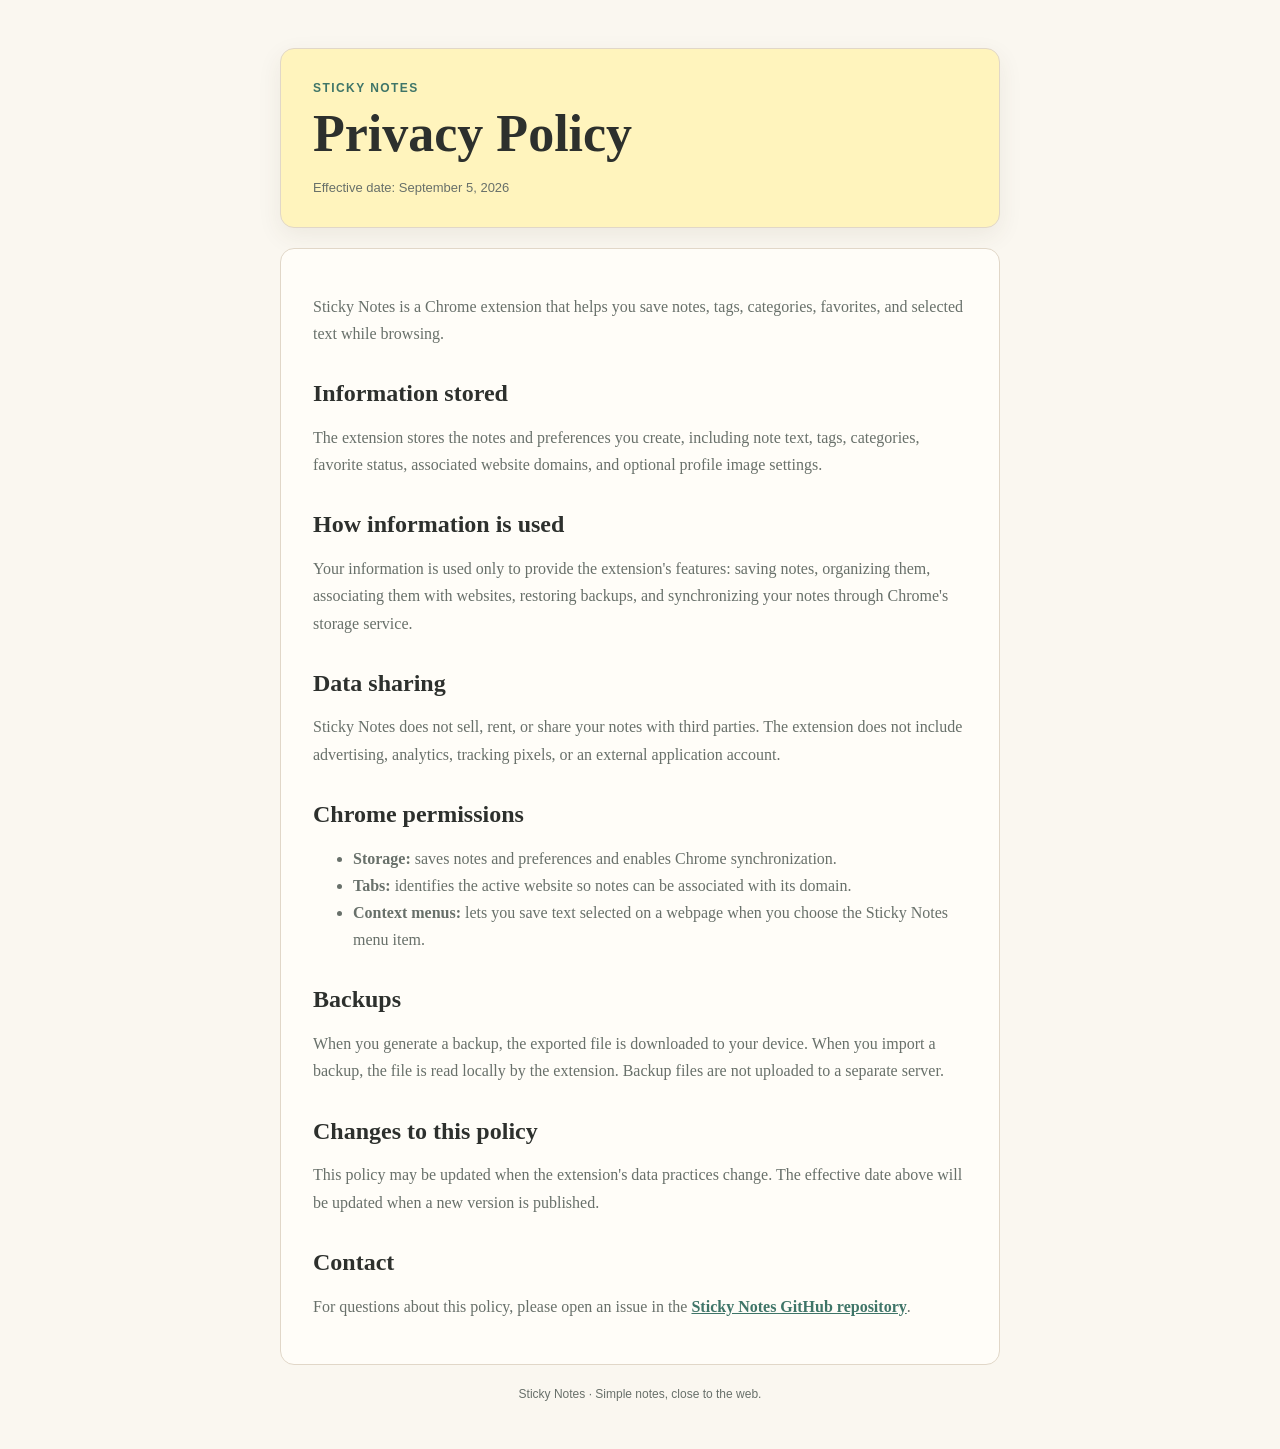
<file: index.html>
<!doctype html>
<html lang="en">
<head>
  <meta charset="utf-8">
  <meta name="viewport" content="width=device-width, initial-scale=1">
  <meta http-equiv="refresh" content="0; url=privacy-policy.html">
  <title>Sticky Notes</title>
</head>
<body>
  <p>Redirecting to the <a href="privacy-policy.html">Sticky Notes Privacy Policy</a>...</p>
</body>
</html>
</file>
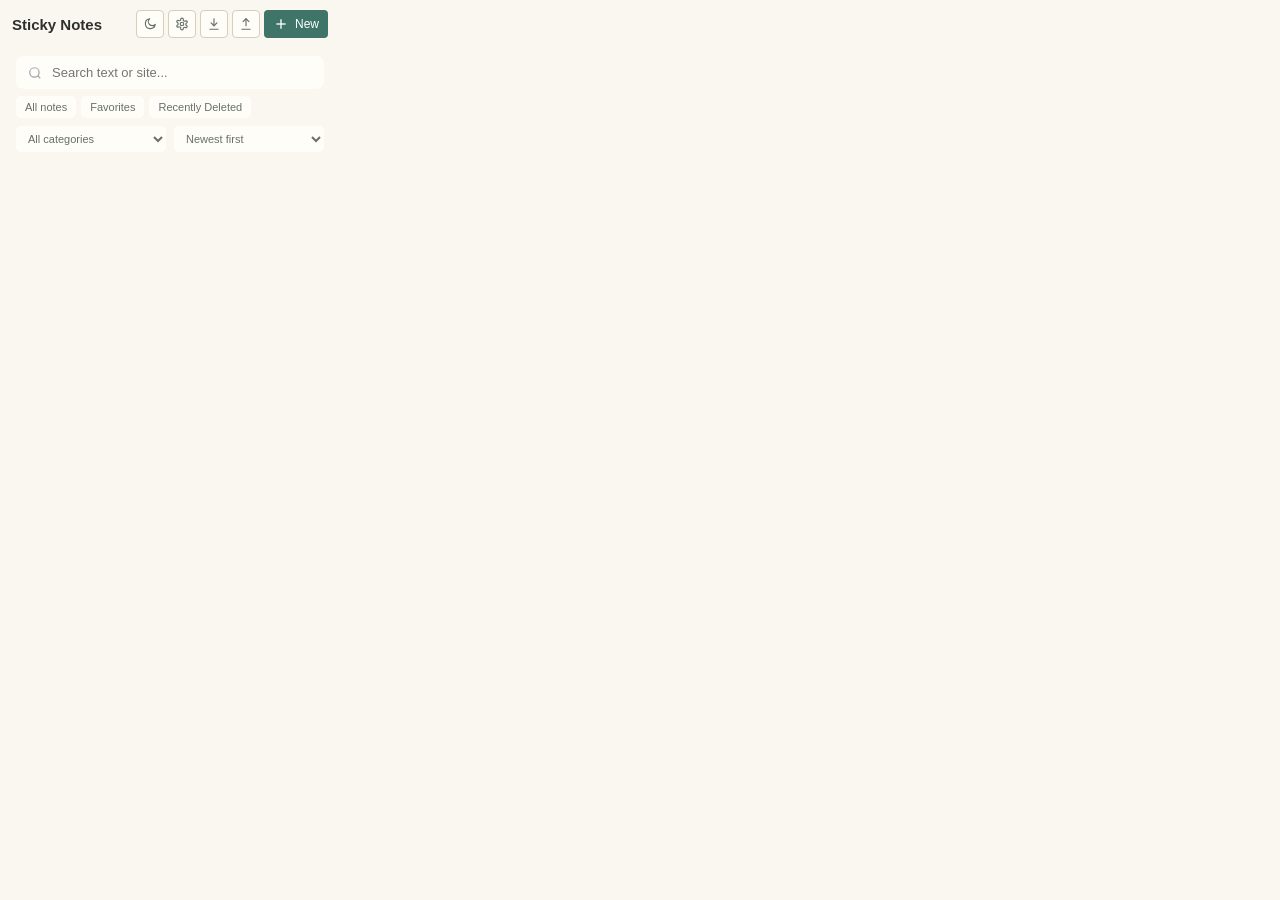
<file: popup.html>
<!DOCTYPE html>
<html lang="en">
<head>
  <meta charset="UTF-8">
  <link rel="stylesheet" href="style.css">
</head>
<body>
  
  <!-- SCREEN 1: Main Menu -->
  <div id="menuView">
    <div class="header">
      <div class="user-info">
        <span class="title">Sticky Notes</span>
      </div>
      <div class="actions">
        <button id="themeToggleBtn" class="backup-btn theme-toggle" title="Switch to dark mode" aria-label="Switch to dark mode">
          <svg class="theme-icon-moon" viewBox="0 0 24 24" width="14" height="14" stroke="currentColor" stroke-width="2" fill="none" stroke-linecap="round" stroke-linejoin="round"><path d="M21 12.8A8.5 8.5 0 1 1 11.2 3 6.7 6.7 0 0 0 21 12.8z"></path></svg>
          <svg class="theme-icon-sun hidden" viewBox="0 0 24 24" width="14" height="14" stroke="currentColor" stroke-width="2" fill="none" stroke-linecap="round" stroke-linejoin="round"><circle cx="12" cy="12" r="4"></circle><path d="M12 2v2m0 16v2M4.93 4.93l1.41 1.41m11.32 11.32 1.41 1.41M2 12h2m16 0h2M4.93 19.07l1.41-1.41M17.66 6.34l1.41-1.41"></path></svg>
        </button>
        <button id="settingsBtn" class="backup-btn" title="Open settings" aria-label="Open settings">
          <svg viewBox="0 0 24 24" width="14" height="14" stroke="currentColor" stroke-width="2" fill="none" stroke-linecap="round" stroke-linejoin="round">
            <path d="M12.22 2h-.44a2 2 0 0 0-2 2v.18a2 2 0 0 1-1 1.73l-.43.25a2 2 0 0 1-2 0L6.2 6.08a2 2 0 1 0-2 3.46l.15.08a2 2 0 0 1 1 1.73v.5a2 2 0 0 1-1 1.73l-.15.08a2 2 0 1 0 2 3.46l.15-.08a2 2 0 0 1 2 0l.43.25a2 2 0 0 1 1 1.73V20a2 2 0 0 0 2 2h.44a2 2 0 0 0 2-2v-.18a2 2 0 0 1 1-1.73l.43-.25a2 2 0 0 1 2 0l.15.08a2 2 0 1 0 2-3.46l-.15-.08a2 2 0 0 1-1-1.73v-.5a2 2 0 0 1 1-1.73l.15-.08a2 2 0 1 0-2-3.46l-.15.08a2 2 0 0 1-2 0l-.43-.25a2 2 0 0 1-1-1.73V4a2 2 0 0 0-2-2z"></path><circle cx="12" cy="12" r="3"></circle>
          </svg>
        </button>
        <button id="exportJsonBtn" class="backup-btn" title="Generate backup" aria-label="Generate backup">
          <svg viewBox="0 0 24 24" width="14" height="14" stroke="currentColor" stroke-width="2" fill="none" stroke-linecap="round" stroke-linejoin="round">
            <path d="M12 3v12"></path><path d="m7 10 5 5 5-5"></path><path d="M5 21h14"></path>
          </svg>
        </button>
        <button id="importJsonBtn" class="backup-btn" title="Import backup" aria-label="Import backup">
          <svg viewBox="0 0 24 24" width="14" height="14" stroke="currentColor" stroke-width="2" fill="none" stroke-linecap="round" stroke-linejoin="round">
            <path d="M12 15V3"></path><path d="m17 8-5-5-5 5"></path><path d="M5 21h14"></path>
          </svg>
        </button>
        <input id="importJsonInput" type="file" accept="application/json,.json" class="hidden">
        <button id="newNoteBtn" class="primary-btn" title="New Note">
          <svg viewBox="0 0 24 24" width="16" height="16" stroke="currentColor" stroke-width="2" fill="none"><line x1="12" y1="5" x2="12" y2="19"></line><line x1="5" y1="12" x2="19" y2="12"></line></svg>
          New
        </button>
      </div>
    </div>
    <div id="onboardingLegend" class="ftue-guide hidden" role="status" aria-label="Sticky Notes quick guide">
      <div class="ftue-callout ftue-theme"><span>Theme</span><i>↑</i></div>
      <div class="ftue-callout ftue-settings"><span>Settings</span><i>↑</i></div>
      <div class="ftue-callout ftue-export"><span>Export</span><i>↑</i></div>
      <div class="ftue-callout ftue-import"><span>Import</span><i>↑</i></div>
      <div class="ftue-callout ftue-new"><span>New note</span><i>↑</i></div>
      <div class="ftue-hint">Click any button to start</div>
    </div>
    <div id="searchContainer" class="search-container">
      <div class="search-box">
        <svg viewBox="0 0 24 24" width="14" height="14" stroke="#9ca3af" stroke-width="2" fill="none"><circle cx="11" cy="11" r="8"></circle><line x1="21" y1="21" x2="16.65" y2="16.65"></line></svg>
        <input type="text" id="searchInput" placeholder="Search text or site...">
      </div>
      <div class="filter-buttons">
        <button id="siteFilterBtn" class="site-filter-btn" type="button">All notes</button>
        <button id="favoriteFilterBtn" class="site-filter-btn" type="button">Favorites</button>
        <button id="recentlyDeletedBtn" class="site-filter-btn" type="button">Recently Deleted</button>
        <button id="clearDeletedBtn" class="site-filter-btn hidden" type="button" style="color: #a34f43;">Clear All</button>
      </div>
      <div class="dropdown-row">
        <select id="categoryFilter" class="category-filter" aria-label="Filter notes by category">
          <option value="all">All categories</option>
        </select>
        <select id="sortSelect" class="sort-select" aria-label="Sort notes">
          <option value="newest">Newest first</option>
          <option value="oldest">Oldest first</option>
          <option value="title">A - Z</option>
          <option value="favorites">Favorites first</option>
        </select>
      </div>
    </div>
    <div id="notesList"></div>
  </div>

  <!-- SCREEN 2: Note Editor -->
  <div id="editView" class="hidden">
    <div class="header">
      <button id="backBtn" class="text-btn" title="Back to menu">
        <svg viewBox="0 0 24 24" width="16" height="16" stroke="currentColor" stroke-width="2" fill="none"><line x1="19" y1="12" x2="5" y2="12"></line><polyline points="12 19 5 12 12 5"></polyline></svg>
        Back
      </button>
      <div class="actions">
        <button id="copyNoteBtn" title="Copy note text" aria-label="Copy note text"><svg viewBox="0 0 24 24" width="16" height="16" stroke="currentColor" stroke-width="2" fill="none" stroke-linecap="round" stroke-linejoin="round"><rect x="9" y="9" width="13" height="13" rx="2" ry="2"></rect><path d="M5 15H4a2 2 0 0 1-2-2V4a2 2 0 0 1 2-2h9a2 2 0 0 1 2 2v1"></path></svg></button>
        <button id="exportSingleNoteBtn" title="Download note as text file" aria-label="Export note"><svg viewBox="0 0 24 24" width="16" height="16" stroke="currentColor" stroke-width="2" fill="none" stroke-linecap="round" stroke-linejoin="round"><path d="M21 15v4a2 2 0 0 1-2 2H5a2 2 0 0 1-2-2v-4"></path><polyline points="7 10 12 15 17 10"></polyline><line x1="12" y1="15" x2="12" y2="3"></line></svg></button>
        <button id="lockBtn" title="Read-Only Mode">
          <svg viewBox="0 0 24 24" width="16" height="16" stroke="currentColor" stroke-width="2" fill="none"><rect x="3" y="11" width="18" height="11" rx="2"></rect><path d="M7 11V7a5 5 0 0 1 9.9-1"></path></svg>
        </button>
        <button id="favoriteBtn" title="Add to favorites" aria-label="Add to favorites">☆</button>
        <button id="deleteBtn" title="Delete note">
          <svg viewBox="0 0 24 24" width="16" height="16" stroke="currentColor" stroke-width="2" fill="none"><polyline points="3 6 5 6 21 6"></polyline><path d="M19 6v14a2 2 0 0 1-2 2H7a2 2 0 0 1-2-2V6m3 0V4a2 2 0 0 1 2-2h4a2 2 0 0 1 2 2v2"></path></svg>
        </button>
      </div>
    </div>
    
    <div class="format-toolbar" id="formatToolbar">
      <button id="btnOrderedList" title="Numbered list">1<br>2<br>3</button>
      <button id="btnUnorderedList" title="Bulleted list">*<br>*<br>*</button>
      <button id="btnBold" title="Bold (Ctrl+B)" style="font-weight: bold;">B</button>
      <button id="btnItalic" title="Italic (Ctrl+I)" style="font-style: italic;">I</button>
      <button id="btnUnderline" title="Underline (Ctrl+U)" style="text-decoration: underline;">U</button>
      <button id="btnTimestamp" title="Insert date & time (Alt+Shift+D)" type="button"><svg viewBox="0 0 24 24" width="14" height="14" stroke="currentColor" stroke-width="2" fill="none" stroke-linecap="round" stroke-linejoin="round"><circle cx="12" cy="12" r="10"></circle><polyline points="12 6 12 12 16 14"></polyline></svg></button>
      <div class="toolbar-separator"></div>
      <div class="color-picker-bar" id="colorPickerBar" title="Note color">
        <button type="button" class="color-swatch yellow" data-color="color-yellow" title="Yellow"></button>
        <button type="button" class="color-swatch green" data-color="color-green" title="Mint Green"></button>
        <button type="button" class="color-swatch blue" data-color="color-blue" title="Sky Blue"></button>
        <button type="button" class="color-swatch purple" data-color="color-purple" title="Lavender"></button>
        <button type="button" class="color-swatch pink" data-color="color-pink" title="Coral Pink"></button>
      </div>
    </div>

    <div class="site-field">
      <span>Associated site</span>
      <strong id="noteUrlDisplay">Unassigned site</strong>
    </div>
    <label class="site-field" for="noteTagsInput">
      <span>Tags</span>
      <div id="tagEditor" class="tag-editor">
        <div id="tagChips" class="tag-chips"></div>
        <input id="noteTagsInput" type="text" placeholder="type a tag">
      </div>
    </label>
    <label class="site-field" for="noteCategoryInput">
      <span>Category</span>
      <input id="noteCategoryInput" type="text" placeholder="e.g. Travel plans">
    </label>
    
    <div id="noteArea" contenteditable="true" data-placeholder="Write something... it auto-saves."></div>
    <div class="footer">
      <span id="status"></span>
      <span id="wordCharCount" class="word-char-count">0 words · 0 chars</span>
    </div>
  </div>

  <div id="deleteModal" class="modal-backdrop hidden" role="presentation">
    <div class="confirm-modal" role="dialog" aria-modal="true" aria-labelledby="deleteTitle">
      <div class="confirm-icon" aria-hidden="true">
        <svg viewBox="0 0 24 24" width="20" height="20" stroke="currentColor" stroke-width="2" fill="none">
          <polyline points="3 6 5 6 21 6"></polyline>
          <path d="M19 6v14a2 2 0 0 1-2 2H7a2 2 0 0 1-2-2V6m3 0V4a2 2 0 0 1 2-2h4a2 2 0 0 1 2 2v2"></path>
        </svg>
      </div>
      <h2 id="deleteTitle">Delete this note?</h2>
      <p>This action cannot be undone.</p>
      <div class="confirm-actions">
        <button id="cancelDeleteBtn" class="modal-cancel">Cancel</button>
        <button id="confirmDeleteBtn" class="modal-delete">Delete note</button>
      </div>
    </div>
  </div>

  <div id="undoToast" class="undo-toast hidden" role="status">
    <span>Note deleted</span>
    <button id="undoDeleteBtn" type="button">Undo</button>
  </div>
  
  <script src="script.js"></script>
</body>
</html>
</file>
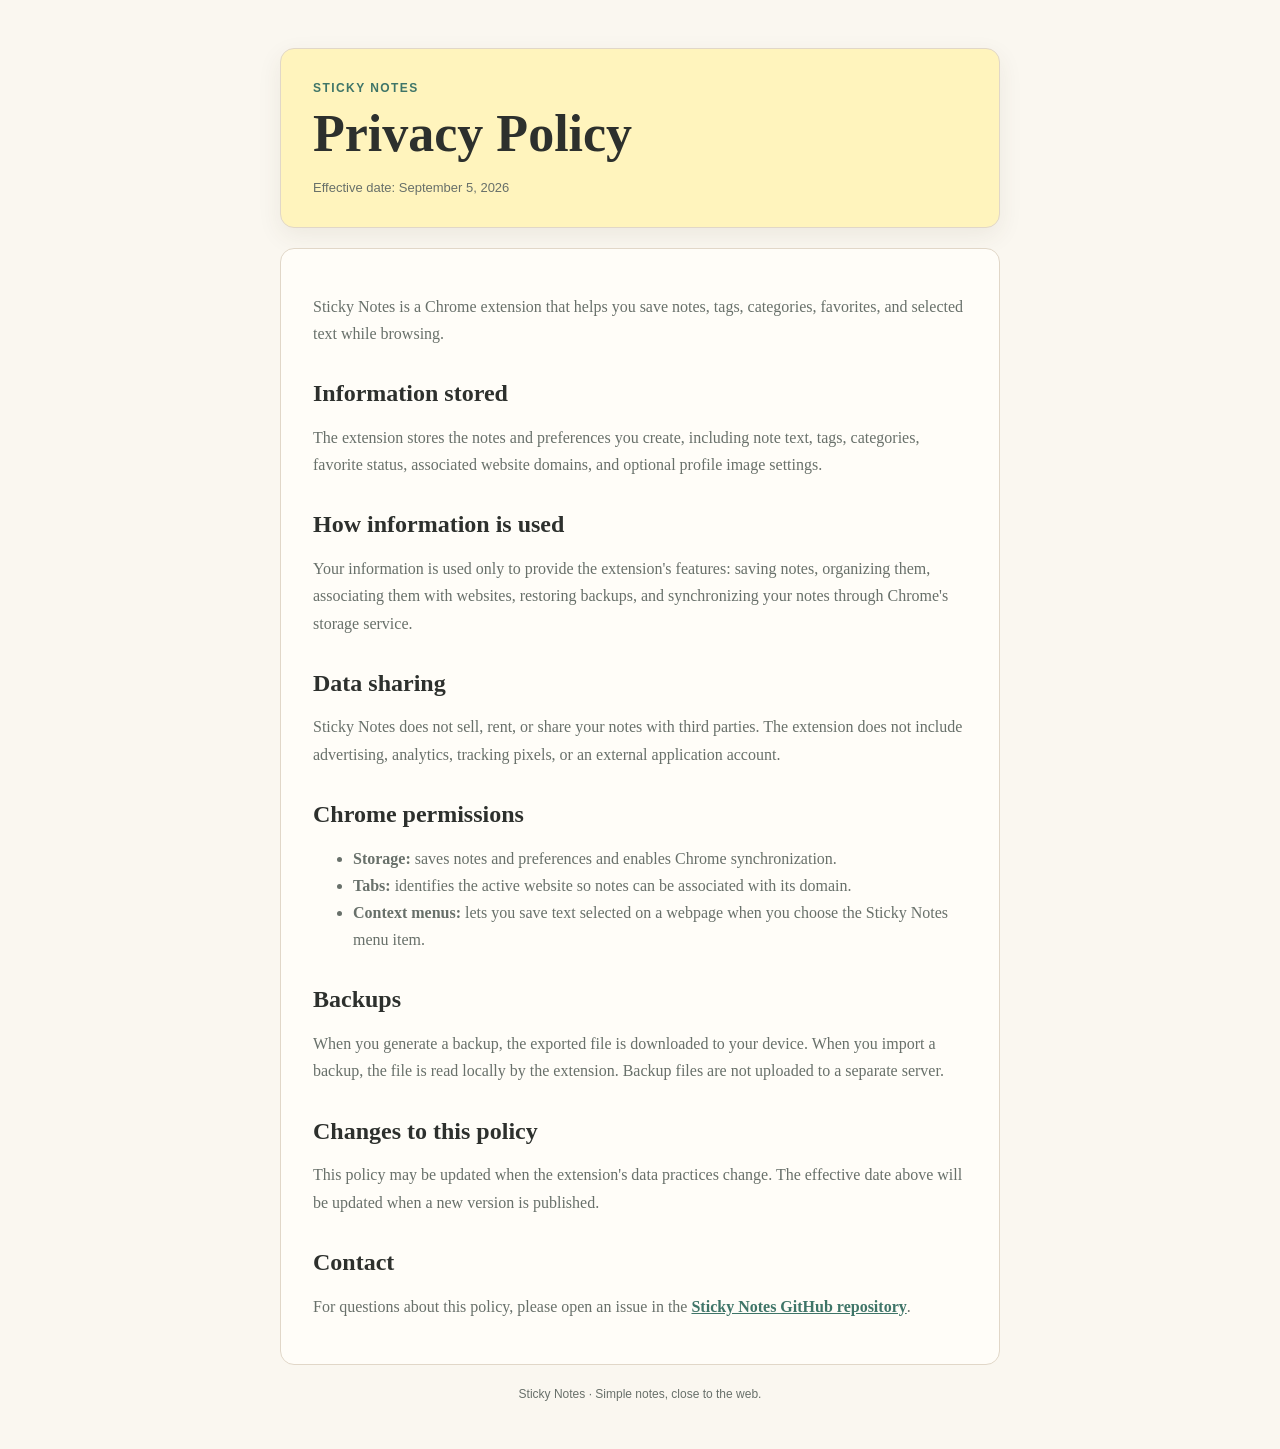
<file: privacy-policy.html>
<!doctype html>
<html lang="en">
<head>
  <meta charset="utf-8">
  <meta name="viewport" content="width=device-width, initial-scale=1">
  <title>Sticky Notes Privacy Policy</title>
  <style>
    :root {
      --paper: #faf7f0;
      --ink: #2d302d;
      --muted: #68706a;
      --green: #3f7568;
      --line: #e1d7c8;
      --card: #fffdf8;
      --yellow: #fff4bd;
    }

    * { box-sizing: border-box; }
    body {
      margin: 0;
      color: var(--ink);
      background: var(--paper);
      font-family: Georgia, 'Times New Roman', serif;
      line-height: 1.7;
    }

    main {
      width: min(720px, calc(100% - 32px));
      margin: 48px auto;
    }

    header {
      padding: 32px;
      border: 1px solid var(--line);
      border-radius: 14px;
      background: var(--yellow);
      box-shadow: 0 8px 24px rgba(75, 61, 42, 0.08);
    }

    .eyebrow {
      margin: 0 0 8px;
      color: var(--green);
      font: 700 12px/1.2 'Trebuchet MS', sans-serif;
      letter-spacing: .12em;
      text-transform: uppercase;
    }

    h1, h2 { line-height: 1.2; }
    h1 { margin: 0; font-size: clamp(32px, 7vw, 52px); }
    h2 { margin: 32px 0 10px; font-size: 24px; }
    p, li { color: var(--muted); }
    .updated { margin: 14px 0 0; font: 13px 'Trebuchet MS', sans-serif; }

    article {
      margin-top: 20px;
      padding: 28px 32px;
      border: 1px solid var(--line);
      border-radius: 14px;
      background: var(--card);
    }

    a { color: var(--green); font-weight: 700; }
    footer {
      margin: 22px 0;
      color: var(--muted);
      font: 12px 'Trebuchet MS', sans-serif;
      text-align: center;
    }

    @media (max-width: 520px) {
      main { margin: 20px auto; }
      header, article { padding: 22px; }
    }
  </style>
</head>
<body>
  <main>
    <header>
      <p class="eyebrow">Sticky Notes</p>
      <h1>Privacy Policy</h1>
      <p class="updated">Effective date: September 5, 2026</p>
    </header>

    <article>
      <p>Sticky Notes is a Chrome extension that helps you save notes, tags, categories, favorites, and selected text while browsing.</p>

      <h2>Information stored</h2>
      <p>The extension stores the notes and preferences you create, including note text, tags, categories, favorite status, associated website domains, and optional profile image settings.</p>

      <h2>How information is used</h2>
      <p>Your information is used only to provide the extension's features: saving notes, organizing them, associating them with websites, restoring backups, and synchronizing your notes through Chrome's storage service.</p>

      <h2>Data sharing</h2>
      <p>Sticky Notes does not sell, rent, or share your notes with third parties. The extension does not include advertising, analytics, tracking pixels, or an external application account.</p>

      <h2>Chrome permissions</h2>
      <ul>
        <li><strong>Storage:</strong> saves notes and preferences and enables Chrome synchronization.</li>
        <li><strong>Tabs:</strong> identifies the active website so notes can be associated with its domain.</li>
        <li><strong>Context menus:</strong> lets you save text selected on a webpage when you choose the Sticky Notes menu item.</li>
      </ul>

      <h2>Backups</h2>
      <p>When you generate a backup, the exported file is downloaded to your device. When you import a backup, the file is read locally by the extension. Backup files are not uploaded to a separate server.</p>

      <h2>Changes to this policy</h2>
      <p>This policy may be updated when the extension's data practices change. The effective date above will be updated when a new version is published.</p>

      <h2>Contact</h2>
      <p>For questions about this policy, please open an issue in the <a href="https://github.com/RhadooToma/sticky-notes/issues">Sticky Notes GitHub repository</a>.</p>
    </article>

    <footer>Sticky Notes · Simple notes, close to the web.</footer>
  </main>
</body>
</html>
</file>
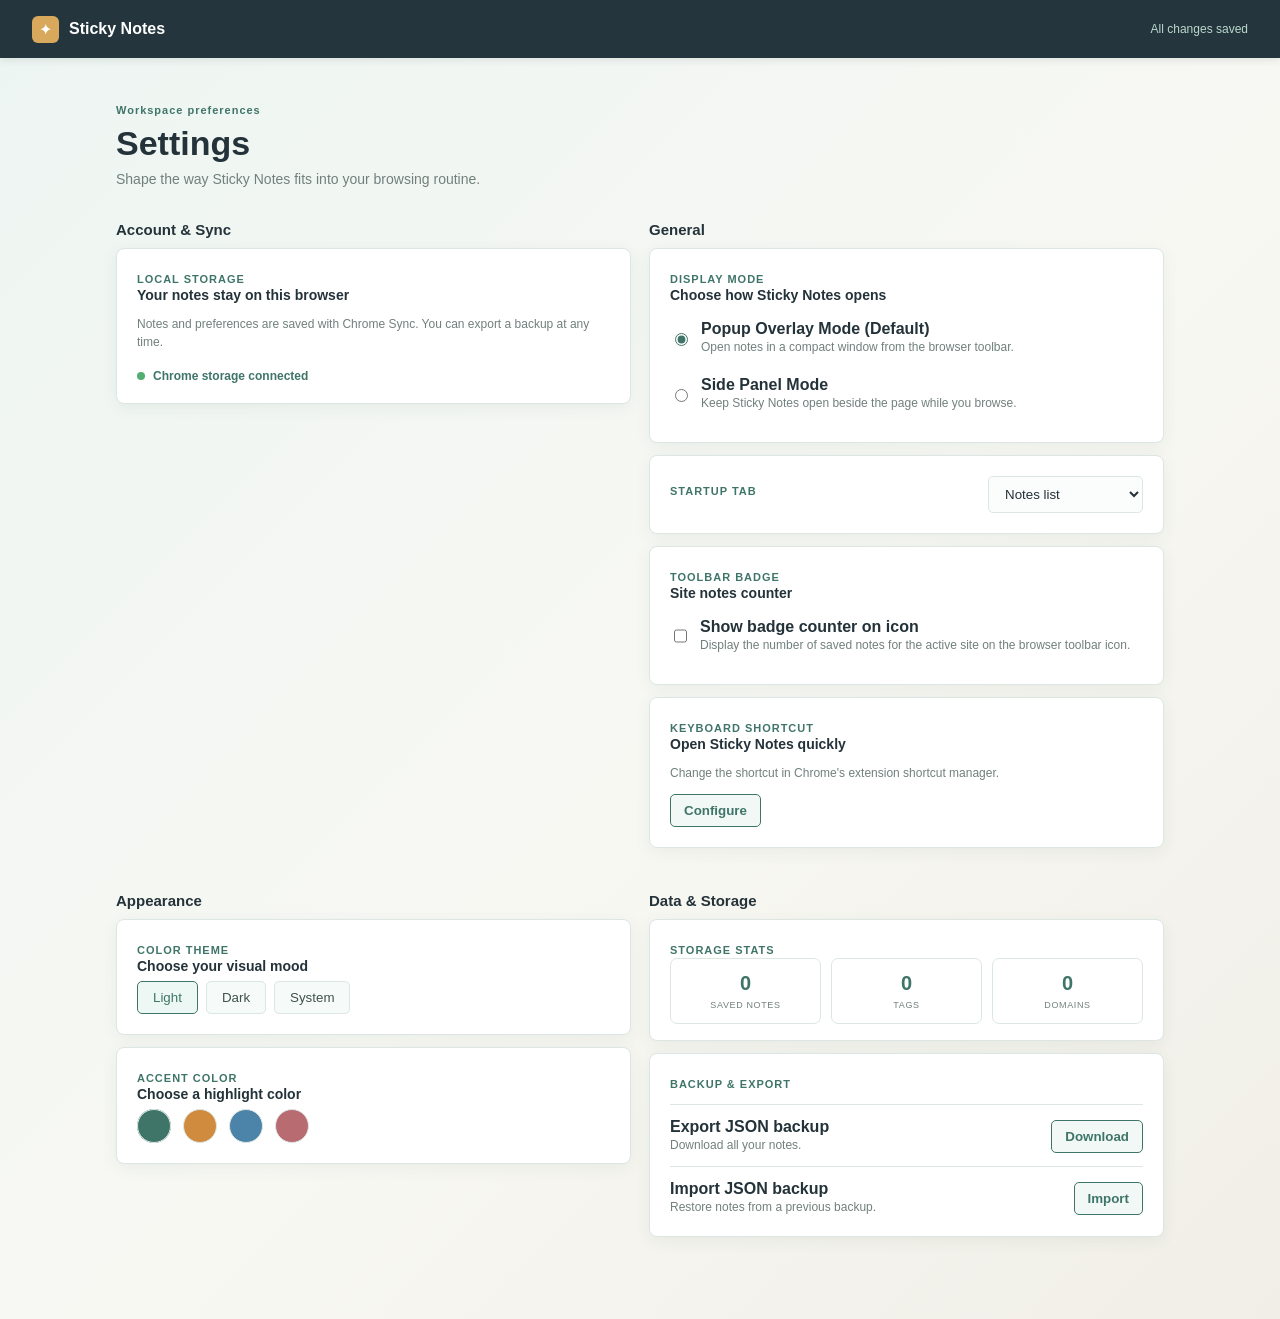
<file: settings.html>
<!DOCTYPE html>
<html lang="en">
<head>
  <meta charset="UTF-8">
  <meta name="viewport" content="width=device-width, initial-scale=1.0">
  <title>Sticky Notes Settings</title>
  <link rel="stylesheet" href="settings.css">
  <link rel="stylesheet" href="settings-theme.css">
</head>
<body>
  <header class="topbar">
    <div class="brand"><span class="brand-mark">✦</span><strong>Sticky Notes</strong></div>
    <span class="saved-state" id="savedState">All changes saved</span>
  </header>

  <main class="settings-shell">
    <section class="page-heading">
      <p class="eyebrow">Workspace preferences</p>
      <h1>Settings</h1>
      <p>Shape the way Sticky Notes fits into your browsing routine.</p>
    </section>

    <div class="settings-grid">
      <section class="settings-section">
        <h2>Account &amp; Sync</h2>
        <div class="panel account-panel">
          <span class="panel-label">LOCAL STORAGE</span>
          <h3>Your notes stay on this browser</h3>
          <p>Notes and preferences are saved with Chrome Sync. You can export a backup at any time.</p>
          <div class="sync-status"><span class="status-dot"></span><span id="syncStatus">Chrome storage connected</span></div>
        </div>
      </section>

      <section class="settings-section">
        <h2>General</h2>
        <div class="panel">
          <span class="panel-label">DISPLAY MODE</span>
          <h3>Choose how Sticky Notes opens</h3>
          <label class="choice"><input type="radio" name="displayMode" value="popup" checked><span><strong>Popup Overlay Mode (Default)</strong><small>Open notes in a compact window from the browser toolbar.</small></span></label>
          <label class="choice"><input type="radio" name="displayMode" value="sidepanel"><span><strong>Side Panel Mode</strong><small>Keep Sticky Notes open beside the page while you browse.</small></span></label>
        </div>
        <div class="panel compact-panel">
          <label for="startupTab" class="panel-label">STARTUP TAB</label>
          <select id="startupTab"><option value="notes">Notes list</option><option value="new">Create a new note</option></select>
        </div>
        <div class="panel">
          <span class="panel-label">TOOLBAR BADGE</span>
          <h3>Site notes counter</h3>
          <label class="choice"><input type="checkbox" id="showBadgeCounterToggle"><span><strong>Show badge counter on icon</strong><small>Display the number of saved notes for the active site on the browser toolbar icon.</small></span></label>
        </div>
        <div class="panel shortcut-panel">
          <div><span class="panel-label">KEYBOARD SHORTCUT</span><h3>Open Sticky Notes quickly</h3><p>Change the shortcut in Chrome's extension shortcut manager.</p></div>
          <button id="shortcutBtn" class="action-btn" type="button">Configure</button>
        </div>
      </section>

      <section class="settings-section">
        <h2>Appearance</h2>
        <div class="panel">
          <span class="panel-label">COLOR THEME</span>
          <h3>Choose your visual mood</h3>
          <div class="theme-options"><button class="theme-option active" data-theme="light">Light</button><button class="theme-option" data-theme="dark">Dark</button><button class="theme-option" data-theme="system">System</button></div>
        </div>
        <div class="panel">
          <span class="panel-label">ACCENT COLOR</span>
          <h3>Choose a highlight color</h3>
          <div class="accent-options"><button class="accent-option active" data-accent="teal" aria-label="Teal"></button><button class="accent-option amber" data-accent="amber" aria-label="Amber"></button><button class="accent-option blue" data-accent="blue" aria-label="Blue"></button><button class="accent-option rose" data-accent="rose" aria-label="Rose"></button></div>
        </div>
      </section>

      <section class="settings-section data-section">
        <h2>Data &amp; Storage</h2>
        <div class="panel stats-panel"><span class="panel-label">STORAGE STATS</span><div class="stats"><div><strong id="noteCount">0</strong><span>SAVED NOTES</span></div><div><strong id="tagCount">0</strong><span>TAGS</span></div><div><strong id="domainCount">0</strong><span>DOMAINS</span></div></div></div>
        <div class="panel backup-panel"><span class="panel-label">BACKUP &amp; EXPORT</span><div class="backup-row"><div><strong>Export JSON backup</strong><small>Download all your notes.</small></div><button id="exportBtn" class="action-btn">Download</button></div><div class="backup-row"><div><strong>Import JSON backup</strong><small>Restore notes from a previous backup.</small></div><button id="importBtn" class="action-btn">Import</button><input id="importInput" type="file" accept="application/json,.json" hidden></div></div>
      </section>
    </div>
  </main>
  <script src="settings.js"></script>
</body>
</html>
</file>
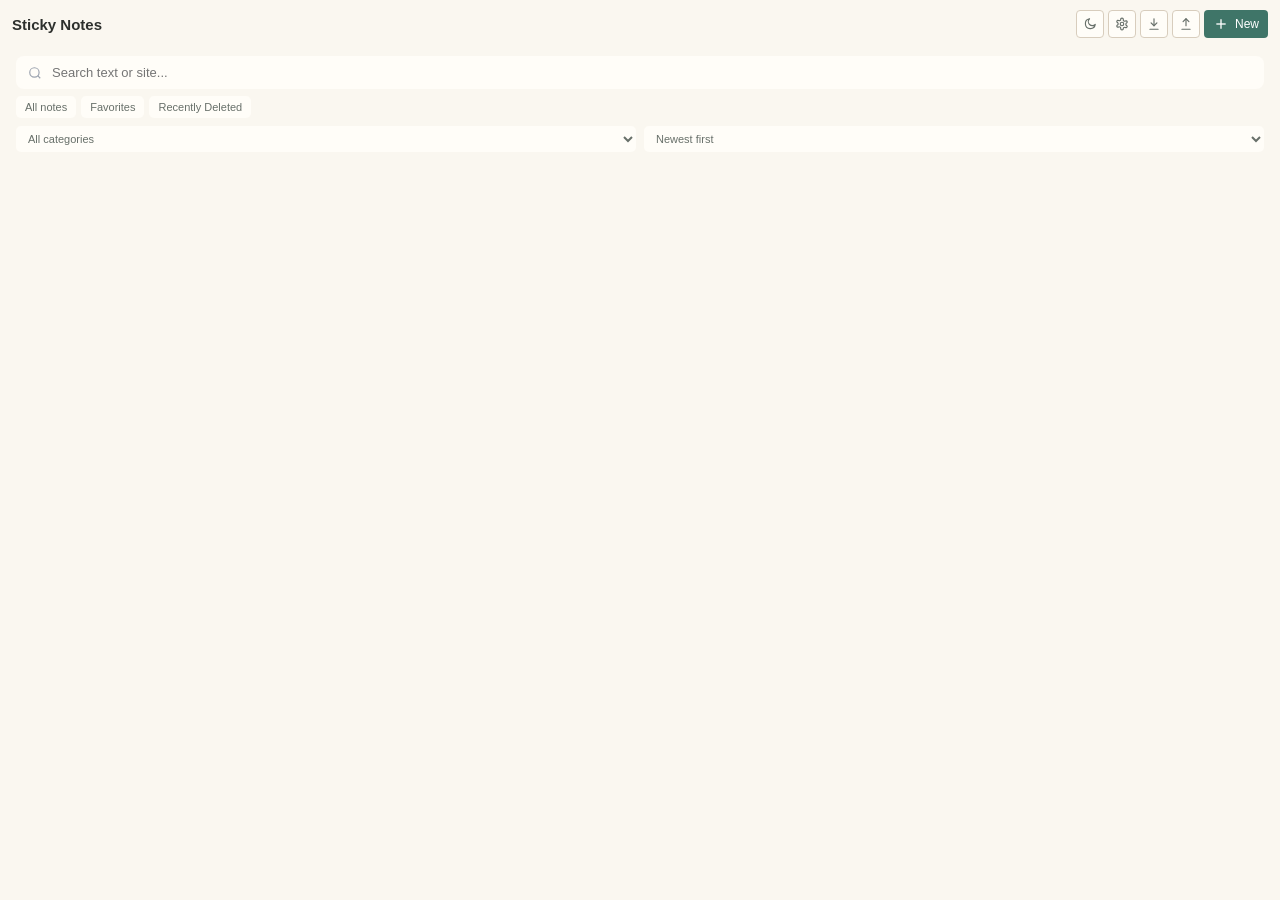
<file: sidepanel.html>
<!DOCTYPE html>
<html lang="en">
<head>
  <meta charset="UTF-8">
  <meta name="viewport" content="width=device-width, initial-scale=1.0">
  <title>Sticky Notes</title>
  <style>
    html, body, iframe { width: 100%; height: 100%; }
    html, body { margin: 0; overflow: hidden; background: #faf7f0; }
    iframe { border: 0; display: block; min-width: 340px; }
  </style>
</head>
<body>
  <iframe src="popup.html?sidepanel=1" title="Sticky Notes"></iframe>
</body>
</html>
</file>
<file: style.css>
body {
  width: 340px;
  height: 520px;
  margin: 0;
  font-family: 'Trebuchet MS', 'Segoe UI', sans-serif;
  display: flex;
  flex-direction: column;
  background-color: var(--surface);
  color: var(--text);
  --surface: #faf7f0;
  --surface-raised: #fffdf8;
  --surface-muted: #f1ede5;
  --text: #2d302d;
  --text-muted: #68706a;
  --border: var(--border);
  --border-strong: #c9bba7;
  --accent: #3f7568;
  transition: background-color 0.2s ease, color 0.2s ease;
}

.hidden { display: none !important; }

body.sidepanel-mode {
  width: 100% !important;
  height: 100vh !important;
}

#menuView {
  display: flex;
  flex-direction: column;
  height: 100%;
  min-height: 0;
  overflow: hidden;
}

.empty-state {
  text-align: center;
  padding: 48px 20px;
  color: var(--text-muted);
  font-size: 13px;
  line-height: 1.5;
}

::-webkit-scrollbar { width: 6px; }
::-webkit-scrollbar-track { background: transparent; }
::-webkit-scrollbar-thumb { background: #d6cdbd; border-radius: 4px; }
::-webkit-scrollbar-thumb:hover { background: #b9ad9a; }

.header {
  position: relative;
  display: flex;
  justify-content: space-between;
  align-items: center;
  min-width: 0;
  padding: 10px 12px;
  background-color: #faf7f0;
  border-bottom: 1px solid var(--border);
}

.user-info {
  display: flex;
  align-items: center;
  min-width: 0;
  flex: 1 1 auto;
}

.title {
  min-width: 0;
  overflow: hidden;
  text-overflow: ellipsis;
  font-weight: 600;
  font-size: 15px;
  color: var(--text);
  white-space: nowrap;
}

.actions {
  display: flex;
  gap: 4px;
  align-items: center;
  flex-shrink: 0;
  margin-left: 8px;
}

.actions button {
  background: none;
  border: none;
  cursor: pointer;
  color: #68706a;
  display: flex;
  align-items: center;
  justify-content: center;
  padding: 5px;
  border-radius: 4px;
  transition: background-color 0.15s;
}

.actions button:hover {
  background-color: #eee7dc;
  color: var(--text);
}

.actions button.favorite-active {
  color: #b47a25;
}

.primary-btn {
  background-color: #3f7568 !important;
  color: #ffffff !important;
  font-size: 12px !important;
  font-weight: 500;
  padding: 6px 9px !important;
  border-radius: 4px !important;
  gap: 6px;
}

.primary-btn:hover {
  background-color: #315e54 !important;
  box-shadow: 0 1px 2px rgba(0,0,0,0.15);
}

.text-btn {
  background: none;
  border: none;
  cursor: pointer;
  font-weight: 500;
  font-size: 14px;
  color: #3f7568;
  padding: 6px 8px;
  border-radius: 4px;
  display: flex;
  align-items: center;
  gap: 6px;
}

.text-btn:hover { background-color: #eee7dc; }

.search-container {
  padding: 8px 16px;
  background-color: #faf7f0;
  border-bottom: 1px solid var(--border);
}

.search-box {
  display: flex;
  flex: 1;
  align-items: center;
  background-color: #fffdf8;
  border: 1px solid var(--border);
  border-radius: 8px;
  padding: 8px 12px;
  gap: 8px;
}

.site-filter-btn {
  max-width: 100%;
  margin-top: 7px;
  padding: 5px 9px;
  border: 1px solid var(--border);
  border-radius: 5px;
  background: var(--surface-raised);
  color: #68706a;
  cursor: pointer;
  font: inherit;
  font-size: 11px;
  text-align: left;
}

.site-filter-btn:hover,
.site-filter-btn.active {
  border-color: #3f7568;
  color: #3f7568;
  background: #f1f7f3;
}

.site-filter-btn + .site-filter-btn {
  margin-left: 5px;
}

.search-container.recently-deleted {
  display: flex;
  justify-content: flex-start;
}

.search-container.recently-deleted .search-box,
.search-container.recently-deleted #siteFilterBtn,
.search-container.recently-deleted #favoriteFilterBtn,
.search-container.recently-deleted .category-filter {
  display: none;
}

.search-container.recently-deleted #recentlyDeletedBtn {
  margin-top: 0;
}

.restore-note-btn {
  align-self: flex-start;
  margin-top: 12px;
  padding: 6px 10px;
  border: 1px solid var(--accent);
  border-radius: 6px;
  background: transparent;
  color: var(--accent);
  cursor: pointer;
  font: inherit;
  font-size: 11px;
  font-weight: 600;
}

.restore-note-btn:hover {
  background: var(--accent);
  color: #fff;
}

.category-filter {
  width: 100%;
  margin-top: 7px;
  padding: 5px 8px;
  border: 1px solid var(--border);
  border-radius: 5px;
  outline: none;
  background: var(--surface-raised);
  color: #68706a;
  font: inherit;
  font-size: 11px;
}

.category-filter:focus,
.site-field input:focus {
  border-color: #3f7568;
}

#searchInput {
  flex-grow: 1;
  border: none;
  background: transparent;
  outline: none;
  font-size: 13px;
  color: var(--text);
}

#notesList {
  padding: 12px 16px;
  overflow-y: auto;
  flex-grow: 1;
}

.note-card {
  padding: 16px;
  border-radius: 12px;
  margin-bottom: 12px;
  cursor: pointer;
  border: 1px solid var(--border);
  box-shadow: 0 1px 2px rgba(45, 48, 45, 0.04);
  transition: box-shadow 0.2s ease, border-color 0.2s ease, transform 0.2s ease;
  display: flex;
  flex-direction: column;
  justify-content: space-between;
}

.note-card[draggable="true"] { cursor: grab; }
.note-card[draggable="true"].dragging { opacity: 0.55; }

.note-card:hover {
  box-shadow: 0 8px 18px rgba(45, 48, 45, 0.12);
  border-color: var(--border-strong);
  transform: translateY(-1px);
}

.note-text-preview {
  font-size: 13px;
  line-height: 1.5;
  color: #3d413d;
  display: -webkit-box;
  -webkit-line-clamp: 3;
  line-clamp: 3;
  -webkit-box-orient: vertical;
  overflow: hidden;
  text-overflow: ellipsis;
  pointer-events: none;
}

.note-text-preview p, .note-text-preview div { margin: 0; }

.note-footer-row {
  display: flex;
  justify-content: space-between;
  align-items: center;
  gap: 8px;
  margin-top: 10px;
  min-height: 16px;
}

.note-date {
  font-size: 10.5px;
  color: #787e7a;
  white-space: nowrap;
  user-select: none;
}

body.dark-mode .note-date {
  color: var(--text-muted);
}

.note-url {
  display: inline-block;
  font-size: 11px;
  color: #787e7a;
  text-align: right;
  text-decoration: none;
  cursor: pointer;
  margin-left: auto;
  transition: color 0.15s ease, text-decoration 0.15s ease;
}

.note-url:hover {
  color: #3f7568;
  text-decoration: underline;
}

body.dark-mode .note-url:hover {
  color: var(--accent);
}

.favorite-mark {
  margin-top: 8px;
  color: #a56f20;
  font-size: 10px;
  font-weight: 700;
}

.note-tags {
  display: flex;
  flex-wrap: wrap;
  gap: 4px;
  margin-top: 9px;
}

.note-tags span {
  padding: 2px 6px;
  border-radius: 4px;
  background: rgba(63, 117, 104, 0.1);
  color: #3f7568;
  font-size: 10px;
}

.note-category {
  align-self: flex-start;
  margin-top: 8px;
  padding: 3px 7px;
  border-radius: 4px;
  background: rgba(45, 48, 45, 0.08);
  color: #68706a;
  font-size: 10px;
  font-weight: 600;
}

.color-yellow { background-color: #fff4bd; }
.color-green { background-color: #d8f3dc; }
.color-blue { background-color: #d7eaf7; }
.color-purple { background-color: #f1e2d5; }
.color-pink { background-color: #ffd6e0; }

.theme-toggle {
  transition: background-color 0.2s ease, color 0.2s ease, border-color 0.2s ease;
}

body.dark-mode {
  --surface: #1e201e;
  --surface-raised: #272a27;
  --surface-muted: #303430;
  --text: #f3eee5;
  --text-muted: #b5b8b0;
  --border: #3b403b;
  --border-strong: #59615a;
  --accent: #83c7b0;
  background-color: var(--surface);
  color: var(--text);
}

body.dark-mode .header,
body.dark-mode .search-container {
  background-color: var(--surface);
  border-color: var(--border);
}

body.dark-mode .title,
body.dark-mode #searchInput,
body.dark-mode .note-text-preview,
body.dark-mode .site-field,
body.dark-mode .site-field strong {
  color: var(--text);
}

body.dark-mode .actions button,
body.dark-mode .note-url,
body.dark-mode .text-btn,
body.dark-mode .site-filter-btn,
body.dark-mode .category-filter {
  color: var(--text-muted);
}

body.dark-mode .actions button:hover,
body.dark-mode .text-btn:hover {
  background-color: var(--surface-muted);
  color: var(--text);
}

body.dark-mode .backup-btn,
body.dark-mode .search-box,
body.dark-mode .site-filter-btn,
body.dark-mode .category-filter {
  background-color: var(--surface-raised) !important;
  border-color: var(--border) !important;
}

body.dark-mode .site-filter-btn:hover,
body.dark-mode .site-filter-btn.active {
  border-color: var(--accent) !important;
  color: var(--accent);
  background-color: rgba(131, 199, 176, 0.12) !important;
}

body.dark-mode .category-filter:focus {
  border-color: var(--accent);
}

body.dark-mode .note-text-preview {
  color: #f3eee5;
}

body.dark-mode .color-yellow {
  background-color: #5b5428;
  border-color: #817735;
}

body.dark-mode .color-green {
  background-color: #244837;
  border-color: #3b7458;
}

body.dark-mode .color-blue {
  background-color: #27435b;
  border-color: #3d6a8f;
}

body.dark-mode .color-purple {
  background-color: #4b3e38;
  border-color: #765e51;
}

body.dark-mode .color-pink {
  background-color: #5b2e38;
  border-color: #8a4555;
}

body.dark-mode .note-tags span {
  background: rgba(131, 199, 176, 0.16);
  color: #a9e0cd;
}

body.dark-mode .note-category {
  background: rgba(243, 238, 229, 0.12);
  color: #d5d8d0;
}

#editView {
  display: flex;
  flex-direction: column;
  height: 100%;
}

.format-toolbar {
  display: flex;
  gap: 4px;
  padding: 8px 16px;
  border-bottom: 1px solid var(--border);
}

.format-toolbar button {
  background: transparent;
  border: none;
  border-radius: 4px;
  cursor: pointer;
  width: 28px;
  height: 28px;
  font-family: 'Times New Roman', serif;
  font-size: 15px;
  color: #68706a;
  display: flex;
  align-items: center;
  justify-content: center;
  transition: 0.15s;
}

#btnOrderedList,
#btnUnorderedList {
  font-family: 'Segoe UI', sans-serif;
  font-size: 9px;
  line-height: 7px;
  font-weight: 600;
}

.format-toolbar button:hover {
  background: var(--surface-muted);
  color: var(--text);
}

.site-field {
  display: flex;
  align-items: center;
  gap: 8px;
  padding: 8px 16px;
  border-bottom: 1px solid var(--border);
  color: #68706a;
  font-size: 11px;
}

.site-field span {
  flex-shrink: 0;
  font-weight: 600;
  text-transform: uppercase;
  letter-spacing: 0.04em;
}

#noteTagsInput,
#noteCategoryInput {
  min-width: 0;
  flex: 1;
  border: 0;
  outline: 0;
  background: transparent;
  color: var(--text);
  font: inherit;
  font-size: 12px;
}

#noteTagsInput::placeholder,
#noteCategoryInput::placeholder {
  color: #aaa096;
}

#noteUrlDisplay {
  min-width: 0;
  overflow: hidden;
  color: var(--text);
  font-size: 12px;
  font-weight: 400;
  text-overflow: ellipsis;
  white-space: nowrap;
}

#noteArea {
  flex-grow: 1;
  padding: 16px;
  font-size: 14px;
  outline: none;
  overflow-y: auto;
  line-height: 1.6;
  color: var(--text);
}

#noteArea:empty:before {
  content: attr(data-placeholder);
  color: #80868b;
}

#noteArea[contenteditable="false"] { background-color: #f3eee5; }

.checklist-line {
  display: flex;
  align-items: center;
  gap: 10px;
  min-height: 28px;
  margin: 4px 0;
}

.checklist-line input {
  flex: 0 0 auto;
  width: 15px;
  height: 15px;
  accent-color: var(--accent);
}

.checklist-line span {
  min-width: 0;
  flex: 1;
  outline: none;
}

.checklist-line:has(input:checked) span {
  color: var(--text-muted);
  text-decoration: line-through;
}

body.dark-mode #noteArea[contenteditable="false"] {
  background-color: var(--surface-muted);
}

.footer {
  padding: 6px 16px;
  display: flex;
  justify-content: space-between;
  align-items: center;
  gap: 12px;
  border-top: 1px solid var(--border);
  font-size: 11px;
  color: var(--text-muted);
}

.word-char-count {
  font-size: 11px;
  color: var(--text-muted);
  opacity: 0.85;
  font-variant-numeric: tabular-nums;
  white-space: nowrap;
  user-select: none;
}

.modal-backdrop {
  position: fixed;
  inset: 0;
  z-index: 10;
  display: flex;
  align-items: center;
  justify-content: center;
  padding: 18px;
  background: rgba(45, 48, 45, 0.28);
}

.confirm-modal {
  width: 100%;
  box-sizing: border-box;
  padding: 20px;
  border: 1px solid var(--border);
  border-radius: 12px;
  background: var(--surface-raised);
  box-shadow: 0 12px 30px rgba(75, 61, 42, 0.2);
  animation: modal-in 0.16s ease-out;
}

.confirm-icon {
  width: 36px;
  height: 36px;
  display: flex;
  align-items: center;
  justify-content: center;
  border-radius: 50%;
  background: #f4dfd6;
  color: #a34f43;
}

.confirm-modal h2 {
  margin: 14px 0 6px;
  color: var(--text);
  font-size: 17px;
}

.confirm-modal p {
  margin: 0;
  color: #68706a;
  font-size: 13px;
}

.confirm-actions {
  display: flex;
  justify-content: flex-end;
  gap: 8px;
  margin-top: 22px;
}

.confirm-actions button {
  border: 0;
  border-radius: 6px;
  cursor: pointer;
  font: inherit;
  font-size: 12px;
  font-weight: 600;
  padding: 8px 12px;
}

.modal-cancel {
  background: var(--surface-muted);
  color: #3d413d;
}

.modal-cancel:hover {
  background: var(--border);
}

.modal-delete {
  background: #a34f43;
  color: #fffaf0;
}

.modal-delete:hover {
  background: #8d4037;
}

@keyframes modal-in {
  from { opacity: 0; transform: translateY(5px) scale(0.98); }
  to { opacity: 1; transform: translateY(0) scale(1); }
}

.undo-toast {
  position: fixed;
  right: 12px;
  bottom: 12px;
  z-index: 11;
  display: flex;
  align-items: center;
  gap: 14px;
  padding: 9px 10px 9px 13px;
  border: 1px solid #d8cdbd;
  border-radius: 7px;
  background: #2d302d;
  color: #fffaf0;
  box-shadow: 0 5px 16px rgba(45, 48, 45, 0.2);
  font-size: 12px;
  animation: modal-in 0.16s ease-out;
}

.undo-toast button {
  border: 0;
  border-radius: 4px;
  padding: 4px 7px;
  background: #d8a85c;
  color: var(--text);
  cursor: pointer;
  font: inherit;
  font-weight: 700;
}

#status {
  font-size: 12px;
  font-weight: 500;
  color: #3f7568;
}

.backup-btn {
  width: 28px;
  height: 28px;
  gap: 0 !important;
  padding: 0 !important;
  border: 1px solid #d8cdbd !important;
  background: #fffdf8 !important;
  color: #68706a !important;
  font-size: 10px !important;
  font-weight: 600;
}

.backup-btn:hover {
  border-color: #3f7568 !important;
  background: #f1f7f3 !important;
  color: #3f7568 !important;
}

.tag-editor {
  min-width: 0;
  flex: 1;
  display: flex;
  align-items: center;
  flex-wrap: wrap;
  gap: 4px;
}

.tag-editor #noteTagsInput {
  flex: 1;
  min-width: 70px;
  padding: 3px 0;
}

.tag-chips {
  display: flex;
  flex-wrap: wrap;
  gap: 4px;
}

.tag-chip {
  display: inline-flex;
  align-items: center;
  gap: 4px;
  padding: 3px 5px 3px 7px;
  border-radius: 4px;
  background: rgba(63, 117, 104, 0.12);
  color: #3f7568;
  font-size: 11px;
}

.tag-chip button {
  padding: 0;
  border: 0;
  background: transparent;
  color: inherit;
  cursor: pointer;
  font: inherit;
  line-height: 1;
}

.ftue-guide {
  display: flex;
  align-items: flex-start;
  justify-content: flex-end;
  gap: 4px;
  min-height: 31px;
  padding: 4px 12px 2px 138px;
  border-bottom: 1px solid var(--border);
  background: var(--surface);
  pointer-events: none;
}

.ftue-callout {
  position: static;
  flex: 0 0 28px;
  display: flex;
  flex-direction: column;
  align-items: center;
  color: var(--accent);
  font-size: 8px;
  font-weight: 700;
  white-space: nowrap;
}

.ftue-callout i {
  font-size: 17px;
  font-style: normal;
  line-height: 12px;
}

.ftue-new {
  flex-basis: 62px;
}

.ftue-hint {
  position: absolute;
  left: 12px;
  align-self: center;
  color: var(--text-muted);
  font-size: 8px;
  white-space: nowrap;
}


/* Dark mode modal & polish overrides */
body.dark-mode .confirm-modal {
  background: var(--surface-raised);
  border-color: var(--border);
}

body.dark-mode .confirm-modal h2 {
  color: var(--text);
}

body.dark-mode .confirm-modal p {
  color: var(--text-muted);
}

body.dark-mode .modal-cancel {
  background: var(--surface-muted);
  color: var(--text);
}

body.dark-mode .modal-cancel:hover {
  background: var(--border);
}


/* Filter, Sort & Pin styling */
.filter-buttons {
  display: flex;
  flex-wrap: wrap;
  gap: 5px;
  margin-top: 7px;
}

.filter-buttons .site-filter-btn {
  margin-top: 0;
  margin-left: 0;
}

.dropdown-row {
  display: flex;
  gap: 8px;
  margin-top: 8px;
}

.dropdown-row .category-filter,
.dropdown-row .sort-select {
  flex: 1;
  min-width: 0;
  margin-top: 0;
  padding: 6px 8px;
  border: 1px solid var(--border);
  border-radius: 5px;
  outline: none;
  background: var(--surface-raised);
  color: var(--text-muted);
  font: inherit;
  font-size: 11px;
}

.dropdown-row .category-filter:focus,
.dropdown-row .sort-select:focus {
  border-color: var(--accent);
}

.search-container.recently-deleted .dropdown-row {
  display: none;
}

body.dark-mode .dropdown-row .category-filter,
body.dark-mode .dropdown-row .sort-select {
  background-color: var(--surface-raised) !important;
  border-color: var(--border) !important;
  color: var(--text-muted);
}


/* Toolbar separator & Color Picker */
.toolbar-separator {
  width: 1px;
  height: 18px;
  background-color: var(--border);
  margin: 0 4px;
  align-self: center;
}

.color-picker-bar {
  display: flex;
  align-items: center;
  gap: 6px;
  margin-left: auto;
}

.color-swatch {
  width: 17px !important;
  height: 17px !important;
  border-radius: 50% !important;
  padding: 0 !important;
  cursor: pointer !important;
  border: 2px solid transparent !important;
  transition: transform 0.15s ease, box-shadow 0.15s ease !important;
}

.color-swatch:hover {
  transform: scale(1.15);
}

.color-swatch.active {
  box-shadow: 0 0 0 2px var(--accent) !important;
  transform: scale(1.1);
}

.color-swatch.yellow { background: #fff4bd !important; border-color: #e2d76d !important; }
.color-swatch.green  { background: #d8f3dc !important; border-color: #a3d9b1 !important; }
.color-swatch.blue   { background: #d7eaf7 !important; border-color: #a9cfeb !important; }
.color-swatch.purple { background: #f1e2d5 !important; border-color: #d6b8a2 !important; }
.color-swatch.pink   { background: #ffd6e0 !important; border-color: #f7abbd !important; }

/* Note Card Copy Button & Link Styles */
.note-header-row {
  display: flex;
  align-items: flex-start;
  justify-content: space-between;
  gap: 8px;
}

.note-copy-btn {
  background: transparent;
  border: 0;
  cursor: pointer;
  padding: 3px;
  color: #68706a;
  border-radius: 4px;
  opacity: 0.65;
  transition: opacity 0.15s ease, transform 0.15s ease, color 0.15s ease;
  flex-shrink: 0;
  display: inline-flex;
  align-items: center;
  justify-content: center;
}

.note-card:hover .note-copy-btn {
  opacity: 1;
}

.note-copy-btn:hover {
  transform: scale(1.15);
  color: var(--accent);
}

.note-copy-btn svg, #copyNoteBtn svg {
  display: block;
}

#noteArea a, .note-text-preview a {
  color: var(--accent);
  text-decoration: underline;
  word-break: break-all;
  cursor: pointer;
}
</file>
<file: settings.css>
:root{font-family:'Trebuchet MS','Segoe UI',sans-serif;color:#243239;background:#eef3f1;--accent:#3f7568;--panel:#fff;--muted:#71807d;--line:#dce7e3}*{box-sizing:border-box}body{margin:0;min-width:760px;background:linear-gradient(135deg,#edf5f2 0%,#f8f8f3 55%,#f0eee7 100%);min-height:100vh}.topbar{height:58px;background:#24353d;color:#fff;display:flex;align-items:center;justify-content:space-between;padding:0 32px;box-shadow:0 2px 8px #1c2b321c}.brand{display:flex;gap:10px;align-items:center;font-size:16px}.brand-mark{background:#d8a85c;color:#fff;border-radius:6px;width:27px;height:27px;display:grid;place-items:center}.saved-state{font-size:12px;color:#bad7cc}.settings-shell{max-width:1120px;margin:0 auto;padding:46px 36px 70px}.page-heading{margin-bottom:34px}.eyebrow,.panel-label{font-size:11px;letter-spacing:.09em;font-weight:700;color:var(--accent);margin:0 0 8px}.page-heading h1{font-size:34px;margin:0 0 8px;color:#243239}.page-heading p:last-child{margin:0;color:var(--muted);font-size:14px}.settings-grid{display:grid;grid-template-columns:1fr 1fr;gap:32px 18px}.settings-section h2{font-size:15px;margin:0 0 10px;color:#243239}.panel{background:var(--panel);border:1px solid var(--line);border-radius:8px;padding:20px;margin-bottom:12px;box-shadow:0 4px 16px #3b665512}.panel h3{font-size:14px;margin:0 0 7px}.panel p,.choice small,.backup-row small{font-size:12px;color:var(--muted);line-height:1.5}.sync-status{display:flex;gap:8px;align-items:center;color:var(--accent);font-size:12px;font-weight:700;margin-top:18px}.status-dot{width:8px;height:8px;background:#55ad72;border-radius:50%}.choice{display:flex;gap:10px;padding:10px 0;cursor:pointer}.choice input{accent-color:var(--accent);margin-top:3px}.choice strong,.choice small{display:block}.compact-panel{display:flex;align-items:center;justify-content:space-between;gap:15px}.compact-panel select{padding:9px 12px;border:1px solid var(--line);border-radius:5px;background:#fbfdfc;color:#243239}.theme-options{display:flex;gap:8px}.theme-option,.accent-option{border:1px solid var(--line);background:#f6faf8;color:#40514e;border-radius:5px;padding:8px 15px;cursor:pointer}.theme-option.active,.theme-option:hover{border-color:var(--accent);color:var(--accent);background:#edf7f3}.accent-options{display:flex;gap:12px}.accent-option{width:34px;height:34px;border-radius:50%;padding:0;background:#3f7568}.accent-option.amber{background:#d08b3e}.accent-option.blue{background:#4c83a8}.accent-option.rose{background:#b96b72}.accent-option.active{outline:3px solid #fff;box-shadow:0 0 0 2px var(--accent)}.stats-panel{padding-bottom:16px}.stats{display:grid;grid-template-columns:repeat(3,1fr);gap:10px}.stats div{border:1px solid var(--line);border-radius:7px;padding:13px 8px;text-align:center}.stats strong{display:block;color:var(--accent);font-size:20px}.stats span{display:block;color:var(--muted);font-size:9px;letter-spacing:.07em;margin-top:5px}.backup-row{display:flex;justify-content:space-between;align-items:center;border-top:1px solid var(--line);padding:13px 0 0;margin-top:12px}.backup-row strong,.backup-row small{display:block}.action-btn{border:1px solid var(--accent);background:#f1f8f5;color:var(--accent);border-radius:5px;padding:8px 13px;cursor:pointer;font-weight:700}.action-btn:hover{background:var(--accent);color:white}@media(max-width:820px){body{min-width:0}.settings-shell{padding:28px 18px}.settings-grid{grid-template-columns:1fr}.topbar{padding:0 18px}}
</file>
<file: settings-theme.css>
body[data-theme="dark"] {
  --panel: #202d3d;
  --muted: #a9b7c8;
  --line: #3a4b60;
  --page-start: #101a2b;
  --page-end: #182437;
  color: #edf4fb;
  background: linear-gradient(135deg, var(--page-start) 0%, #182437 55%, var(--page-end) 100%);
}

body[data-theme="dark"] .page-heading h1,
body[data-theme="dark"] .settings-section h2 {
  color: #edf4fb;
}

body[data-theme="dark"] .theme-option,
body[data-theme="dark"] .compact-panel select {
  background: #172233;
  color: #edf4fb;
}

body[data-theme="dark"] .theme-option.active,
body[data-theme="dark"] .theme-option:hover {
  background: #263d4a;
}

body[data-theme="system"] {
  --panel: #fff;
  --page-start: #edf5f2;
  --page-end: #f0eee7;
  background: linear-gradient(135deg, var(--page-start) 0%, #f8f8f3 55%, var(--page-end) 100%);
}

@media (prefers-color-scheme: dark) {
  body[data-theme="system"] {
    --panel: #202d3d;
    --muted: #a9b7c8;
    --line: #3a4b60;
    --page-start: #101a2b;
    --page-end: #182437;
    color: #edf4fb;
    background: linear-gradient(135deg, var(--page-start) 0%, #182437 55%, var(--page-end) 100%);
  }

  body[data-theme="system"] .page-heading h1,
  body[data-theme="system"] .settings-section h2 {
    color: #edf4fb;
  }
}
</file>
